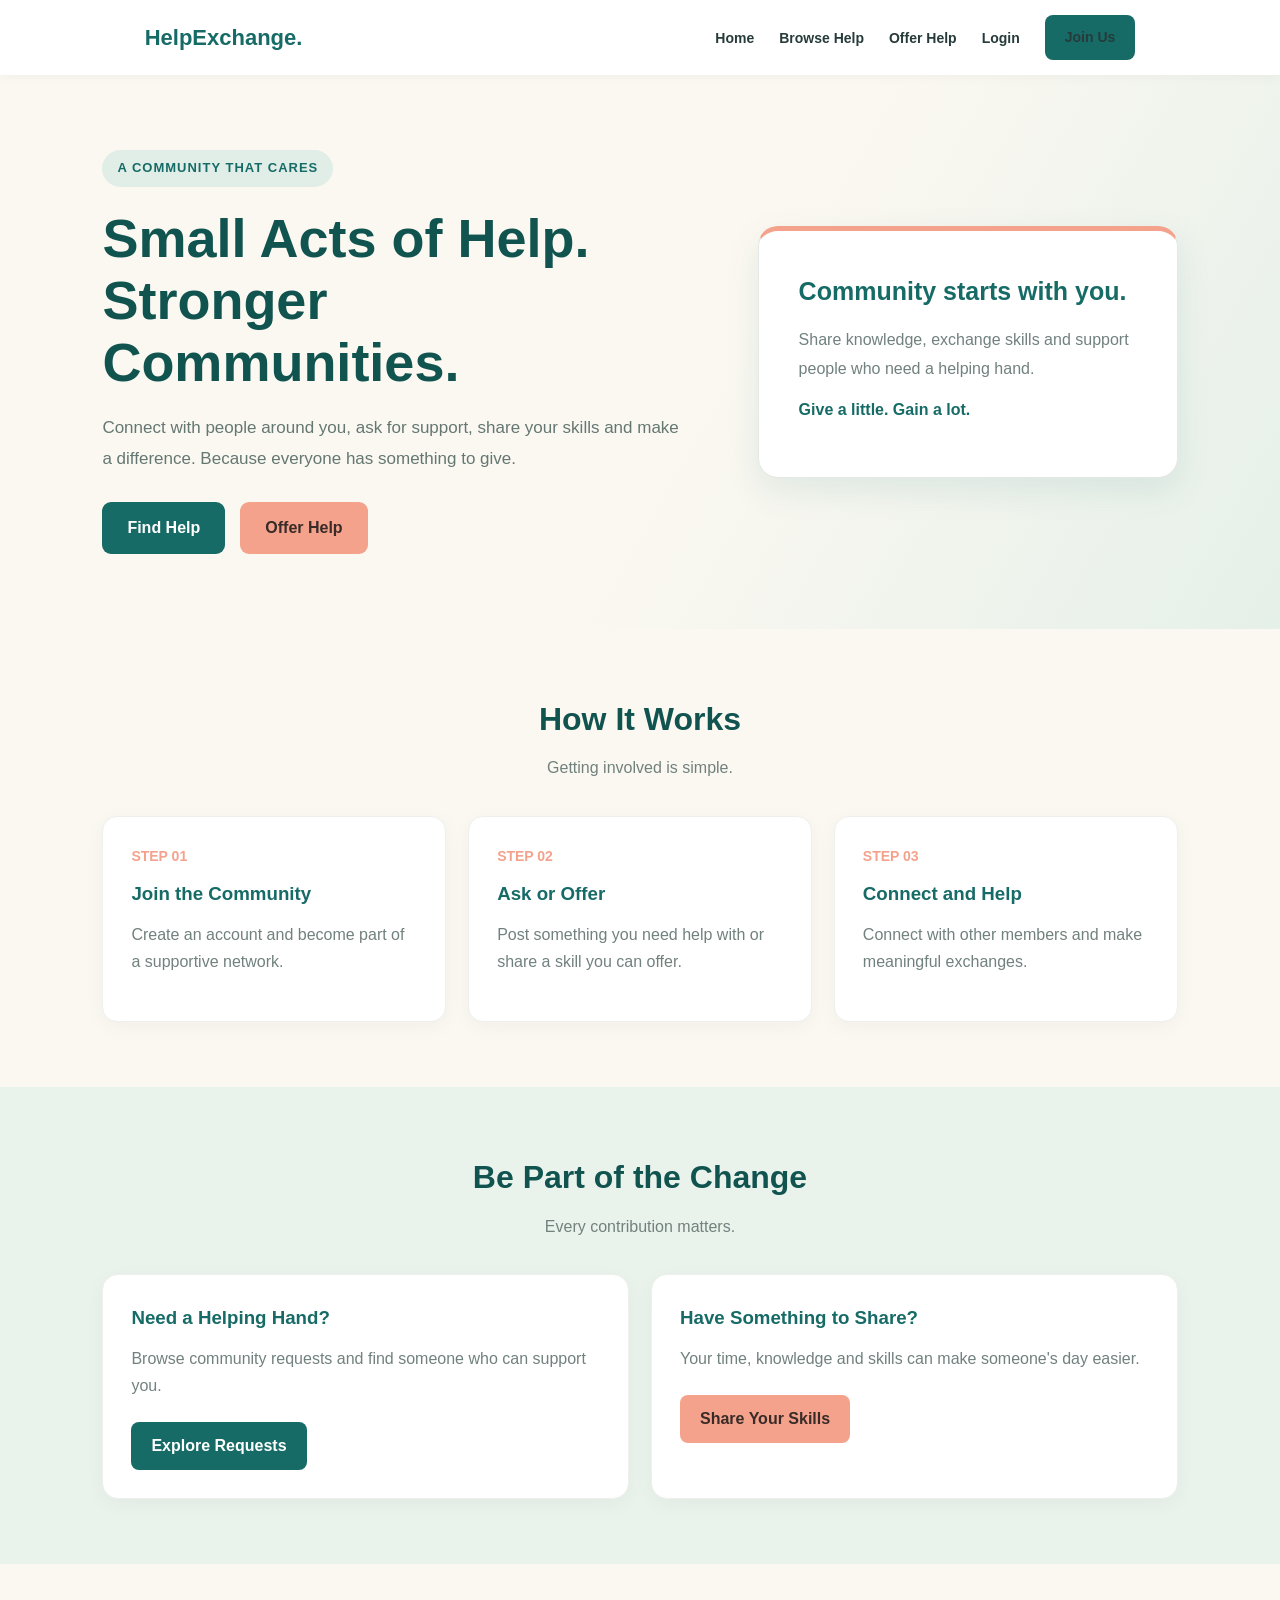
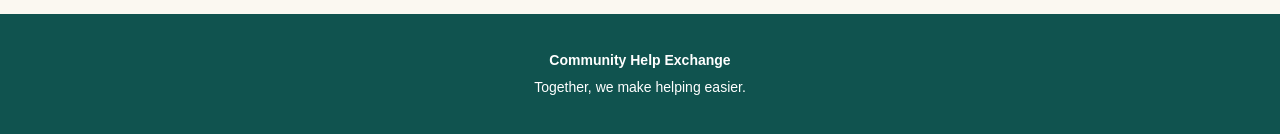
<file: index.html>
<!DOCTYPE html>
<html lang="en">
<head>
    <meta charset="UTF-8">
    <meta name="viewport" content="width=device-width, initial-scale=1.0">
    <title>Community Help Exchange</title>
    <link rel="stylesheet" href="css/style.css">

    <style>
        body {
            background: #fbf8f1;
        }

        .home-hero {
            min-height: 480px;
            display: flex;
            align-items: center;
            justify-content: space-between;
            gap: 45px;
            padding: 75px 8%;
            background: linear-gradient(120deg, #fbf8f1 55%, #e5f0e9 100%);
        }

        .hero-content {
            max-width: 580px;
        }

        .hero-tag {
            display: inline-block;
            padding: 8px 15px;
            border-radius: 30px;
            background: #e1eee8;
            color: #176b67;
            font-size: 13px;
            font-weight: 700;
            letter-spacing: 1px;
            margin-bottom: 20px;
        }

        .hero-content h1 {
            color: #10534f;
            font-size: clamp(36px, 5vw, 54px);
            line-height: 1.15;
            margin-bottom: 20px;
        }

        .hero-content p {
            color: #647773;
            font-size: 17px;
            line-height: 1.8;
            margin-bottom: 28px;
        }

        .hero-buttons {
            display: flex;
            flex-wrap: wrap;
            gap: 15px;
        }

        .hero-buttons .btn {
            padding: 13px 25px;
            border-radius: 9px;
        }

        .hero-visual {
            flex: 1;
            max-width: 420px;
        }

        .hero-visual .card {
            background: #ffffff;
            padding: 40px;
            border-radius: 20px;
            box-shadow: 0 12px 35px rgba(23, 107, 103, 0.1);
            border-top: 5px solid #f4a28c;
        }

        .hero-visual h3 {
            color: #176b67;
            font-size: 25px;
            margin-bottom: 15px;
        }

        .hero-visual p {
            color: #71817e;
            line-height: 1.8;
        }

        .hero-visual strong {
            color: #176b67;
        }

        .section {
            padding: 65px 8%;
        }

        .section-heading {
            text-align: center;
            margin-bottom: 35px;
        }

        .section-heading h2 {
            color: #10534f;
            font-size: 32px;
            margin-bottom: 10px;
        }

        .section-heading p {
            color: #71817e;
        }

        .home-card {
            background: #ffffff;
            padding: 28px;
            border-radius: 15px;
            box-shadow: 0 5px 20px rgba(0, 0, 0, 0.04);
            border: 1px solid #edf0eb;
        }

        .home-card h3 {
            color: #176b67;
            margin-bottom: 12px;
        }

        .home-card p {
            color: #71817e;
            line-height: 1.7;
            margin-bottom: 18px;
        }

        .step-number {
            color: #f4a28c;
            font-size: 14px;
            font-weight: 700;
            margin-bottom: 12px;
        }

        .action-section {
            background: #eaf2ec;
        }

        .action-card {
            border-radius: 16px;
        }

        .action-card .btn {
            display: inline-block;
            margin-top: 5px;
        }

        .footer {
            text-align: center;
            padding: 30px 15px;
        }

        .footer p {
            margin: 5px 0;
        }

        @media (max-width: 850px) {
            .home-hero {
                flex-direction: column;
                align-items: flex-start;
                padding: 55px 7%;
            }

            .hero-visual {
                width: 100%;
                max-width: 100%;
            }
        }

        @media (max-width: 600px) {
            .home-hero {
                padding: 45px 6%;
            }

            .hero-content h1 {
                font-size: 36px;
            }

            .hero-content p {
                font-size: 15px;
            }

            .section {
                padding: 45px 6%;
            }

            .section-heading h2 {
                font-size: 27px;
            }

            .hero-visual .card {
                padding: 28px;
            }

            .hero-buttons {
                flex-direction: column;
            }

            .hero-buttons .btn {
                text-align: center;
            }
        }
    </style>
</head>

<body>

    <!-- Navigation -->
    <nav class="navbar">
        <div class="container nav-container">
            <a href="index.html" class="logo">HelpExchange.</a>

            <ul class="nav-links">
                <li><a href="index.html">Home</a></li>
                <li><a href="browse.php">Browse Help</a></li>
                <li><a href="offer-help.html">Offer Help</a></li>
                <li><a href="login.html">Login</a></li>
                <li><a href="register.html" class="btn btn-primary">Join Us</a></li>
            </ul>
        </div>
    </nav>

    <!-- Hero Section -->
    <section class="home-hero">

        <div class="hero-content">

            <span class="hero-tag">A COMMUNITY THAT CARES</span>

            <h1>Small Acts of Help. Stronger Communities.</h1>

            <p>
                Connect with people around you, ask for support,
                share your skills and make a difference.
                Because everyone has something to give.
            </p>

            <div class="hero-buttons">
                <a href="browse.php" class="btn btn-primary">
                    Find Help
                </a>

                <a href="offer-help.html" class="btn btn-secondary">
                    Offer Help
                </a>
            </div>

        </div>

        <div class="hero-visual">

            <div class="card">
                <h3>Community starts with you.</h3>

                <p>
                    Share knowledge, exchange skills and support
                    people who need a helping hand.
                </p>

                <p>
                    <strong>Give a little. Gain a lot.</strong>
                </p>
            </div>

        </div>

    </section>

    <!-- How It Works -->
    <section class="section">

        <div class="section-heading">
            <h2>How It Works</h2>
            <p>Getting involved is simple.</p>
        </div>

        <div class="card-grid">

            <div class="home-card">
                <div class="step-number">STEP 01</div>
                <h3>Join the Community</h3>
                <p>
                    Create an account and become part of a
                    supportive network.
                </p>
            </div>

            <div class="home-card">
                <div class="step-number">STEP 02</div>
                <h3>Ask or Offer</h3>
                <p>
                    Post something you need help with or share
                    a skill you can offer.
                </p>
            </div>

            <div class="home-card">
                <div class="step-number">STEP 03</div>
                <h3>Connect and Help</h3>
                <p>
                    Connect with other members and make
                    meaningful exchanges.
                </p>
            </div>

        </div>

    </section>

    <!-- Community Actions -->
    <section class="section action-section">

        <div class="section-heading">
            <h2>Be Part of the Change</h2>
            <p>Every contribution matters.</p>
        </div>

        <div class="card-grid">

            <div class="home-card action-card">
                <h3>Need a Helping Hand?</h3>

                <p>
                    Browse community requests and find
                    someone who can support you.
                </p>

                <a href="browse.php" class="btn btn-primary">
                    Explore Requests
                </a>
            </div>

            <div class="home-card action-card">
                <h3>Have Something to Share?</h3>

                <p>
                    Your time, knowledge and skills can
                    make someone's day easier.
                </p>

                <a href="offer-help.html" class="btn btn-secondary">
                    Share Your Skills
                </a>
            </div>

        </div>

    </section>

    <!-- Footer -->
    <footer class="footer">
        <p><strong>Community Help Exchange</strong></p>
        <p>Together, we make helping easier.</p>
    </footer>

</body>
</html>
</file>
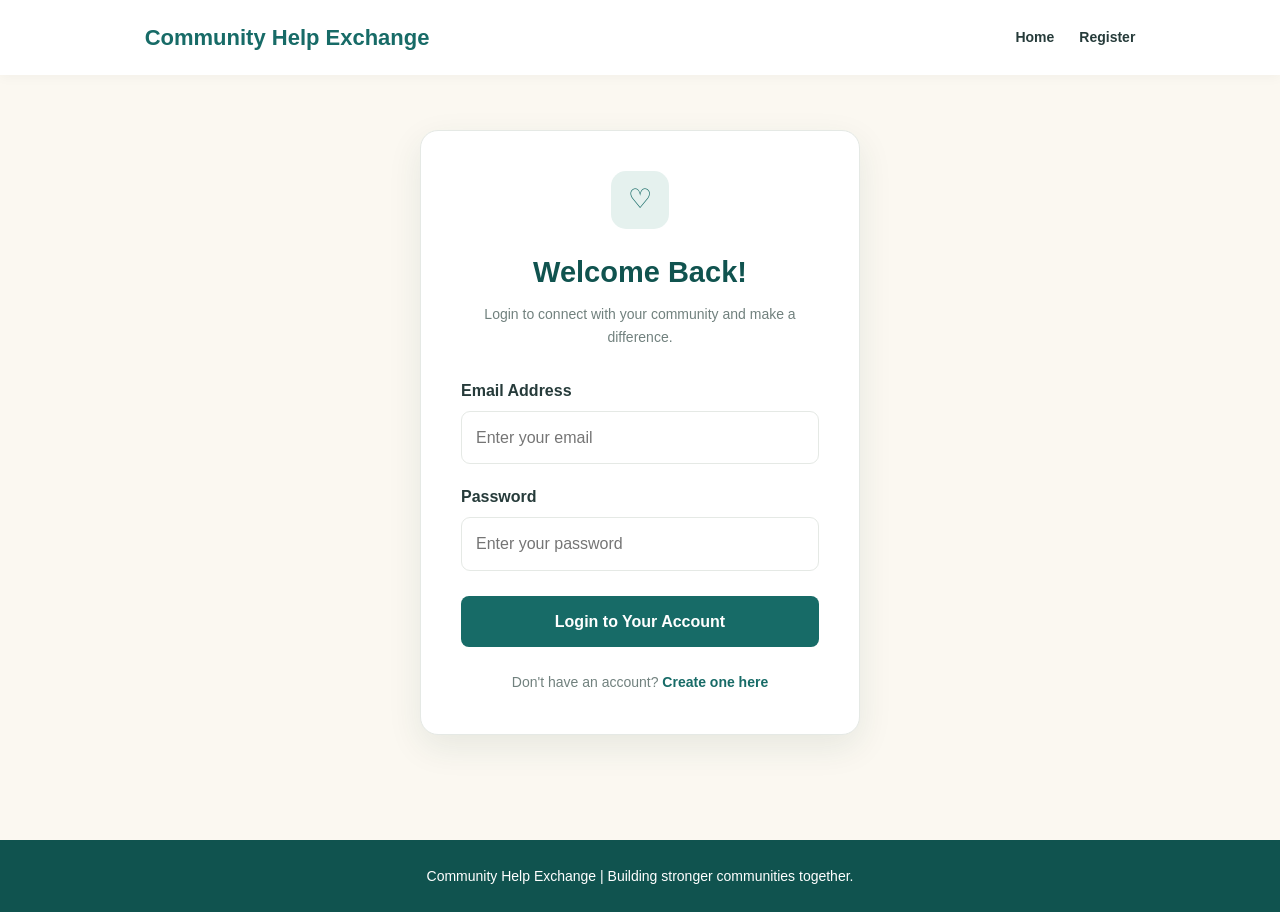
<file: login.html>
<!DOCTYPE html>
<html lang="en">
<head>
    <meta charset="UTF-8">
    <meta name="viewport" content="width=device-width, initial-scale=1.0">
    <title>Login | Community Help Exchange</title>
    <link rel="stylesheet" href="css/style.css">

    <style>
        body {
            display: flex;
            flex-direction: column;
        }

        .auth-wrapper {
            flex: 1;
            display: flex;
            justify-content: center;
            align-items: center;
            padding: 55px 20px;
        }

        .auth-card {
            width: 100%;
            max-width: 440px;
            background: white;
            padding: 40px;
            border-radius: 18px;
            box-shadow: 0 12px 35px rgba(25, 65, 60, 0.09);
            border: 1px solid var(--border);
        }

        .auth-icon {
            width: 58px;
            height: 58px;
            background: #e5f1ee;
            color: var(--primary);
            border-radius: 15px;
            display: flex;
            align-items: center;
            justify-content: center;
            font-size: 27px;
            margin: 0 auto 20px;
        }

        .auth-card h1 {
            text-align: center;
            color: var(--primary-dark);
            font-size: 29px;
            margin-bottom: 8px;
        }

        .auth-description {
            text-align: center;
            color: var(--muted);
            font-size: 14px;
            margin-bottom: 30px;
        }

        .auth-card .form-group {
            margin-bottom: 20px;
        }

        .auth-card input {
            width: 100%;
            padding: 13px 14px;
            border: 1px solid var(--border);
            border-radius: 9px;
        }

        .auth-card button {
            width: 100%;
            margin-top: 5px;
            padding: 13px;
        }

        .auth-switch {
            text-align: center;
            margin-top: 24px;
            font-size: 14px;
            color: var(--muted);
        }

        .auth-switch a {
            color: var(--primary);
            font-weight: bold;
        }

        #message {
            text-align: center;
            margin-top: 15px;
            font-size: 14px;
            overflow-wrap: anywhere;
        }

        @media (max-width: 480px) {
            .auth-card {
                padding: 28px 22px;
            }
        }
    </style>
</head>

<body>

<nav class="navbar">
    <div class="container nav-container">
        <a href="index.html" class="logo">Community Help Exchange</a>

        <div class="nav-links">
            <a href="index.html">Home</a>
            <a href="register.html">Register</a>
        </div>
    </div>
</nav>

<main class="auth-wrapper">

    <section class="auth-card">

        <div class="auth-icon">♡</div>

        <h1>Welcome Back!</h1>

        <p class="auth-description">
            Login to connect with your community and make a difference.
        </p>

        <form id="loginForm">

            <div class="form-group">
                <label for="email">Email Address</label>
                <input
                    type="email"
                    id="email"
                    name="email"
                    placeholder="Enter your email"
                    autocomplete="email"
                    required
                >
            </div>

            <div class="form-group">
                <label for="password">Password</label>
                <input
                    type="password"
                    id="password"
                    name="password"
                    placeholder="Enter your password"
                    autocomplete="current-password"
                    required
                >
            </div>

            <button type="submit" class="btn btn-primary" id="loginButton">
                Login to Your Account
            </button>

            <p id="message" role="status"></p>

        </form>

        <p class="auth-switch">
            Don't have an account?
            <a href="register.html">Create one here</a>
        </p>

    </section>

</main>

<footer class="footer">
    <p>Community Help Exchange | Building stronger communities together.</p>
</footer>

<script>
const loginForm = document.getElementById("loginForm");
const message = document.getElementById("message");
const loginButton = document.getElementById("loginButton");

loginForm.addEventListener("submit", async function(event) {

    event.preventDefault();

    message.textContent = "Logging in...";
    message.style.color = "var(--muted)";

    loginButton.disabled = true;
    loginButton.textContent = "Logging in...";

    const userData = {
        email: document.getElementById("email").value.trim(),
        password: document.getElementById("password").value
    };

    try {

        const response = await fetch("api/login.php", {
            method: "POST",
            headers: {
                "Content-Type": "application/json"
            },
            credentials: "same-origin",
            body: JSON.stringify(userData)
        });

        const responseText = await response.text();

        console.log("HTTP Status:", response.status);
        console.log("Server Response:", responseText);

        let result;

        try {
            result = JSON.parse(responseText);
        } catch (parseError) {
            throw new Error("Server returned an invalid response.");
        }

        if (!response.ok || !result.success) {
            message.textContent = result.message || "Login failed.";
            message.style.color = "var(--danger)";
            return;
        }

        message.textContent = "Login successful! Redirecting...";
        message.style.color = "var(--success)";

        window.location.href = "dashboard.php";

    } catch (error) {

        console.error("Login error:", error);

        message.textContent = "Error: " + error.message;
        message.style.color = "var(--danger)";

    } finally {

        loginButton.disabled = false;
        loginButton.textContent = "Login to Your Account";

    }

});
</script>

</body>
</html>
</file>
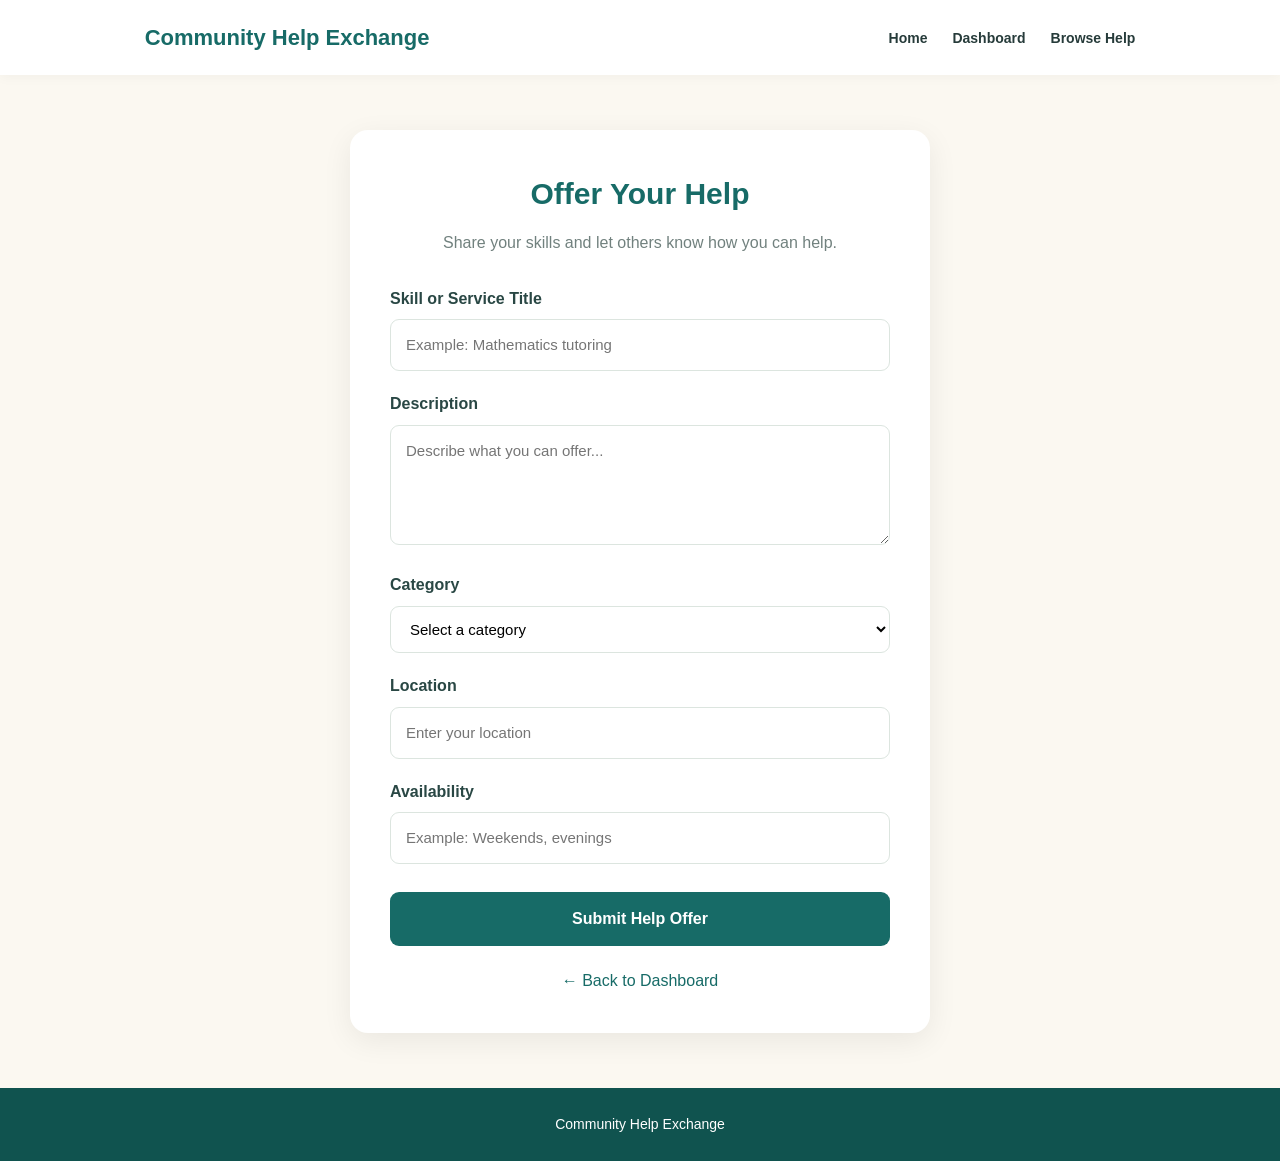
<file: offer-help.html>
<!DOCTYPE html>
<html lang="en">
<head>
    <meta charset="UTF-8">
    <meta name="viewport" content="width=device-width, initial-scale=1.0">
    <title>Offer Help | Community Help Exchange</title>
    <link rel="stylesheet" href="css/style.css">

    <style>
        body {
            background: #fbf8f1;
            min-height: 100vh;
        }

        .offer-wrapper {
            max-width: 620px;
            margin: 55px auto;
            padding: 0 20px;
        }

        .offer-card {
            background: #ffffff;
            padding: 40px;
            border-radius: 18px;
            box-shadow: 0 8px 30px rgba(0, 0, 0, 0.07);
        }

        .offer-card h2 {
            text-align: center;
            color: #176b67;
            font-size: 30px;
            margin-bottom: 12px;
        }

        .offer-subtitle {
            text-align: center;
            color: #71817e;
            margin-bottom: 30px;
            line-height: 1.6;
        }

        .offer-card .form-group {
            margin-bottom: 20px;
        }

        .offer-card label {
            display: block;
            margin-bottom: 8px;
            color: #294744;
            font-weight: 600;
        }

        .offer-card input,
        .offer-card textarea,
        .offer-card select {
            width: 100%;
            padding: 13px 15px;
            border: 1px solid #dce5df;
            border-radius: 9px;
            font-size: 15px;
            font-family: inherit;
            background: #fff;
            box-sizing: border-box;
            outline: none;
        }

        .offer-card textarea {
            min-height: 120px;
            resize: vertical;
        }

        .offer-card input:focus,
        .offer-card textarea:focus,
        .offer-card select:focus {
            border-color: #176b67;
            box-shadow: 0 0 0 3px rgba(23, 107, 103, 0.1);
        }

        .offer-card button {
            width: 100%;
            padding: 14px;
            margin-top: 8px;
            border: none;
            border-radius: 9px;
            background: #176b67;
            color: white;
            font-size: 16px;
            font-weight: 600;
            cursor: pointer;
        }

        .offer-card button:hover {
            background: #10534f;
        }

        .offer-card button:disabled {
            opacity: 0.7;
            cursor: not-allowed;
        }

        .back-link {
            display: block;
            text-align: center;
            margin-top: 22px;
            color: #176b67;
            text-decoration: none;
        }

        .back-link:hover {
            text-decoration: underline;
        }

        #message {
            margin-bottom: 15px;
        }

        @media (max-width: 600px) {
            .offer-card {
                padding: 25px 20px;
            }

            .offer-card h2 {
                font-size: 25px;
            }
        }
    </style>
</head>

<body>

    <nav class="navbar">
        <div class="container nav-container">
            <a href="index.html" class="logo">Community Help Exchange</a>

            <ul class="nav-links">
                <li><a href="index.html">Home</a></li>
                <li><a href="dashboard.php">Dashboard</a></li>
                <li><a href="browse.php">Browse Help</a></li>
            </ul>
        </div>
    </nav>

    <main class="offer-wrapper">
        <div class="offer-card">

            <h2>Offer Your Help</h2>

            <p class="offer-subtitle">
                Share your skills and let others know how you can help.
            </p>

            <div id="message"></div>

            <form id="offerForm">

                <div class="form-group">
                    <label for="title">Skill or Service Title</label>
                    <input
                        type="text"
                        id="title"
                        placeholder="Example: Mathematics tutoring"
                        required
                    >
                </div>

                <div class="form-group">
                    <label for="description">Description</label>
                    <textarea
                        id="description"
                        placeholder="Describe what you can offer..."
                        required
                    ></textarea>
                </div>

                <div class="form-group">
                    <label for="category">Category</label>
                    <select id="category" required>
                        <option value="">Select a category</option>
                        <option value="Education">Education</option>
                        <option value="Technology">Technology</option>
                        <option value="Household">Household</option>
                        <option value="Transportation">Transportation</option>
                        <option value="Health">Health</option>
                        <option value="Other">Other</option>
                    </select>
                </div>

                <div class="form-group">
                    <label for="location">Location</label>
                    <input
                        type="text"
                        id="location"
                        placeholder="Enter your location"
                    >
                </div>

                <div class="form-group">
                    <label for="availability">Availability</label>
                    <input
                        type="text"
                        id="availability"
                        placeholder="Example: Weekends, evenings"
                    >
                </div>

                <button type="submit" class="btn btn-primary" id="submitBtn">
                    Submit Help Offer
                </button>

            </form>

            <a href="dashboard.php" class="back-link">
                ← Back to Dashboard
            </a>

        </div>
    </main>

    <footer class="footer">
        <p>Community Help Exchange</p>
    </footer>

    <script>
        document.getElementById("offerForm").addEventListener("submit", async function(event) {

            event.preventDefault();

            const message = document.getElementById("message");
            const submitBtn = document.getElementById("submitBtn");

            const offerData = {
                title: document.getElementById("title").value.trim(),
                description: document.getElementById("description").value.trim(),
                category: document.getElementById("category").value,
                location: document.getElementById("location").value.trim(),
                availability: document.getElementById("availability").value.trim()
            };

            submitBtn.disabled = true;
            submitBtn.textContent = "Submitting...";

            try {

                const response = await fetch("api/add_offer.php", {
                    method: "POST",
                    headers: {
                        "Content-Type": "application/json"
                    },
                    credentials: "same-origin",
                    body: JSON.stringify(offerData)
                });

                const result = await response.json();

                if (result.success) {

                    message.className = "message message-success";
                    message.textContent = result.message + " Redirecting to dashboard...";

                    document.getElementById("offerForm").reset();

                    setTimeout(function() {
                        window.location.href = "dashboard.php";
                    }, 1200);

                } else {

                    message.className = "message message-error";
                    message.textContent = result.message;

                    submitBtn.disabled = false;
                    submitBtn.textContent = "Submit Help Offer";
                }

            } catch (error) {

                message.className = "message message-error";
                message.textContent = "Unable to connect to the server.";

                submitBtn.disabled = false;
                submitBtn.textContent = "Submit Help Offer";
            }

        });
    </script>

</body>
</html>
</file>
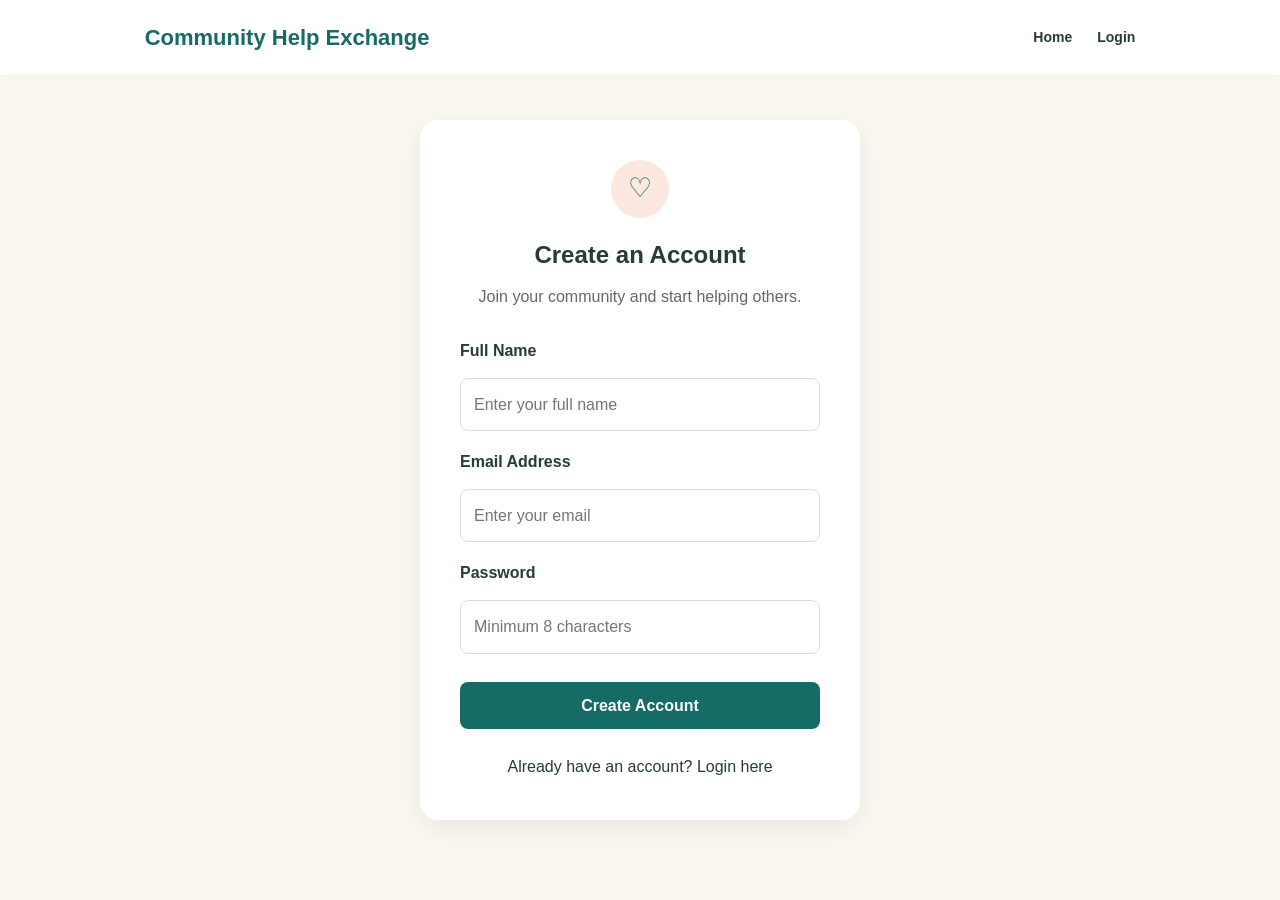
<file: register.html>
<!DOCTYPE html>
<html lang="en">
<head>
    <meta charset="UTF-8">
    <meta name="viewport" content="width=device-width, initial-scale=1.0">
    <title>Register | Community Help Exchange</title>
    <link rel="stylesheet" href="css/style.css">

    <style>
        .auth-wrapper {
            min-height: 85vh;
            display: flex;
            align-items: center;
            justify-content: center;
            padding: 45px 20px;
        }

        .auth-card {
            width: 100%;
            max-width: 440px;
            background: #ffffff;
            padding: 40px;
            border-radius: 18px;
            box-shadow: 0 8px 30px rgba(0, 0, 0, 0.08);
        }

        .auth-icon {
            width: 58px;
            height: 58px;
            margin: 0 auto 18px;
            border-radius: 50%;
            background: #fce8df;
            color: #176b67;
            display: flex;
            align-items: center;
            justify-content: center;
            font-size: 27px;
        }

        .auth-card h1 {
            text-align: center;
            margin-bottom: 10px;
        }

        .auth-description {
            text-align: center;
            margin-bottom: 28px;
            color: #666;
        }

        .auth-card .form-group {
            margin-bottom: 18px;
        }

        .auth-card input {
            width: 100%;
            box-sizing: border-box;
            padding: 13px;
            border: 1px solid #ddd;
            border-radius: 8px;
            margin-top: 7px;
        }

        .auth-card button {
            width: 100%;
            margin-top: 10px;
        }

        .auth-footer {
            text-align: center;
            margin-top: 25px;
        }

        #message {
            text-align: center;
            margin-top: 15px;
            overflow-wrap: anywhere;
        }

        @media (max-width: 480px) {
            .auth-card {
                padding: 28px 22px;
            }
        }
    </style>
</head>

<body>

    <nav class="navbar">
        <div class="container nav-container">
            <a href="index.html" class="logo">
                Community Help Exchange
            </a>

            <div class="nav-links">
                <a href="index.html">Home</a>
                <a href="login.html">Login</a>
            </div>
        </div>
    </nav>

    <main class="auth-wrapper">
        <section class="auth-card">

            <div class="auth-icon">♡</div>

            <h1>Create an Account</h1>

            <p class="auth-description">
                Join your community and start helping others.
            </p>

            <form id="registerForm">

                <div class="form-group">
                    <label for="name">Full Name</label>
                    <input
                        type="text"
                        id="name"
                        name="name"
                        placeholder="Enter your full name"
                        autocomplete="name"
                        required
                    >
                </div>

                <div class="form-group">
                    <label for="email">Email Address</label>
                    <input
                        type="email"
                        id="email"
                        name="email"
                        placeholder="Enter your email"
                        autocomplete="email"
                        required
                    >
                </div>

                <div class="form-group">
                    <label for="password">Password</label>
                    <input
                        type="password"
                        id="password"
                        name="password"
                        placeholder="Minimum 8 characters"
                        minlength="8"
                        autocomplete="new-password"
                        required
                    >
                </div>

                <button
                    type="submit"
                    class="btn btn-primary"
                    id="registerButton"
                >
                    Create Account
                </button>

                <p id="message"></p>

            </form>

            <p class="auth-footer">
                Already have an account?
                <a href="login.html">Login here</a>
            </p>

        </section>
    </main>

    <script>
        const registerForm = document.getElementById("registerForm");
        const message = document.getElementById("message");
        const registerButton = document.getElementById("registerButton");

        registerForm.addEventListener("submit", async function(event) {
            event.preventDefault();

            message.textContent = "Creating your account...";
            registerButton.disabled = true;
            registerButton.textContent = "Registering...";

            const userData = {
                name: document.getElementById("name").value.trim(),
                email: document.getElementById("email").value.trim(),
                password: document.getElementById("password").value
            };

            try {
                const response = await fetch("api/register.php", {
                    method: "POST",
                    headers: {
                        "Content-Type": "application/json"
                    },
                    body: JSON.stringify(userData)
                });

                const responseText = await response.text();

                console.log("HTTP Status:", response.status);
                console.log("Server Response:", responseText);

                let result;

                try {
                    result = JSON.parse(responseText);
                } catch (parseError) {
                    throw new Error(
                        "Server returned an invalid response. Check PHP errors."
                    );
                }

                if (!response.ok || !result.success) {
                    message.textContent =
                        result.message || "Registration failed.";
                    return;
                }

                message.textContent =
                    "Registration successful! Redirecting to login...";

                setTimeout(function() {
                    window.location.href = "login.html";
                }, 1000);

            } catch (error) {
                console.error("Registration error:", error);
                message.textContent = "Error: " + error.message;

            } finally {
                registerButton.disabled = false;
                registerButton.textContent = "Create Account";
            }
        });
    </script>

</body>
</html>
</file>
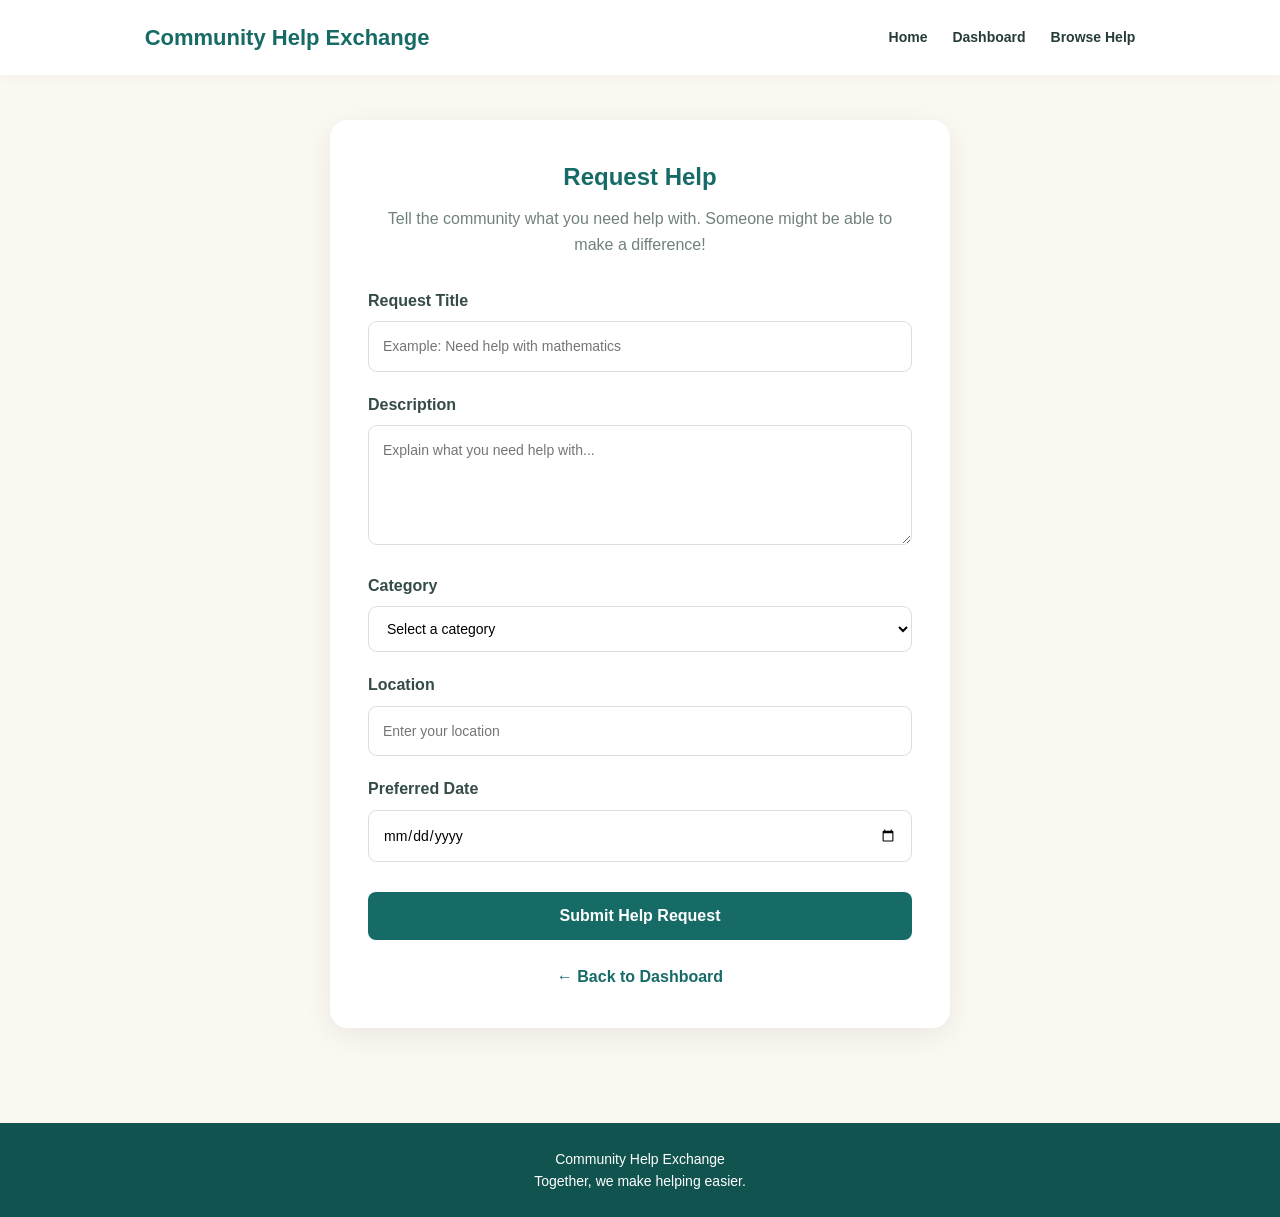
<file: request-help.html>
<!DOCTYPE html>
<html lang="en">
<head>
    <meta charset="UTF-8">
    <meta name="viewport" content="width=device-width, initial-scale=1.0">
    <title>Request Help | Community Help Exchange</title>
    <link rel="stylesheet" href="css/style.css">

    <style>
        body {
            background: #fbf8f1;
        }

        .request-wrapper {
            min-height: 85vh;
            display: flex;
            justify-content: center;
            align-items: center;
            padding: 45px 20px;
        }

        .request-card {
            width: 100%;
            max-width: 620px;
            background: white;
            padding: 38px;
            border-radius: 18px;
            box-shadow: 0 8px 30px rgba(0,0,0,0.07);
        }

        .request-heading {
            text-align: center;
            margin-bottom: 30px;
        }

        .request-heading h1 {
            color: #176b67;
            margin-bottom: 10px;
        }

        .request-heading p {
            color: #71817e;
        }

        .request-card .form-group {
            margin-bottom: 20px;
        }

        .request-card label {
            display: block;
            font-weight: 600;
            color: #344b48;
            margin-bottom: 8px;
        }

        .request-card input,
        .request-card textarea,
        .request-card select {
            width: 100%;
            box-sizing: border-box;
            padding: 13px 14px;
            border: 1px solid #deded8;
            border-radius: 9px;
            background: #fff;
            font-family: inherit;
            font-size: 14px;
            outline: none;
            transition: border-color 0.2s, box-shadow 0.2s;
        }

        .request-card input:focus,
        .request-card textarea:focus,
        .request-card select:focus {
            border-color: #176b67;
            box-shadow: 0 0 0 3px rgba(23,107,103,0.10);
        }

        .request-card textarea {
            min-height: 120px;
            resize: vertical;
        }

        .request-card button {
            width: 100%;
            margin-top: 10px;
        }

        .request-back {
            text-align: center;
            margin-top: 24px;
        }

        .request-back a {
            color: #176b67;
            text-decoration: none;
            font-weight: 600;
        }

        .request-back a:hover {
            text-decoration: underline;
        }

        #message {
            margin-bottom: 18px;
            text-align: center;
        }

        @media (max-width: 550px) {
            .request-card {
                padding: 26px 20px;
            }
        }
    </style>
</head>

<body>

    <nav class="navbar">
        <div class="container nav-container">
            <a href="index.html" class="logo">
                Community Help Exchange
            </a>

            <div class="nav-links">
                <a href="index.html">Home</a>
                <a href="dashboard.php">Dashboard</a>
                <a href="browse.php">Browse Help</a>
            </div>
        </div>
    </nav>

    <main class="request-wrapper">

        <section class="request-card">

            <div class="request-heading">
                <h1>Request Help</h1>
                <p>
                    Tell the community what you need help with.
                    Someone might be able to make a difference!
                </p>
            </div>

            <div id="message"></div>

            <form id="requestForm">

                <div class="form-group">
                    <label for="title">Request Title</label>
                    <input
                        type="text"
                        id="title"
                        placeholder="Example: Need help with mathematics"
                        required
                    >
                </div>

                <div class="form-group">
                    <label for="description">Description</label>
                    <textarea
                        id="description"
                        placeholder="Explain what you need help with..."
                        required
                    ></textarea>
                </div>

                <div class="form-group">
                    <label for="category">Category</label>
                    <select id="category" required>
                        <option value="">Select a category</option>
                        <option value="Education">Education</option>
                        <option value="Technology">Technology</option>
                        <option value="Household">Household</option>
                        <option value="Transportation">Transportation</option>
                        <option value="Health">Health</option>
                        <option value="Other">Other</option>
                    </select>
                </div>

                <div class="form-group">
                    <label for="location">Location</label>
                    <input
                        type="text"
                        id="location"
                        placeholder="Enter your location"
                    >
                </div>

                <div class="form-group">
                    <label for="preferred_date">Preferred Date</label>
                    <input
                        type="date"
                        id="preferred_date"
                    >
                </div>

                <button
                    type="submit"
                    class="btn btn-primary"
                    id="submitBtn"
                >
                    Submit Help Request
                </button>

            </form>

            <p class="request-back">
                <a href="dashboard.php">← Back to Dashboard</a>
            </p>

        </section>

    </main>

    <footer class="footer">
        <p>Community Help Exchange</p>
        <p>Together, we make helping easier.</p>
    </footer>

    <script>
        document.getElementById("requestForm").addEventListener("submit", async function(event) {

            event.preventDefault();

            const message = document.getElementById("message");
            const submitBtn = document.getElementById("submitBtn");

            const requestData = {
                title: document.getElementById("title").value.trim(),
                description: document.getElementById("description").value.trim(),
                category: document.getElementById("category").value,
                location: document.getElementById("location").value.trim(),
                preferred_date: document.getElementById("preferred_date").value
            };

            submitBtn.disabled = true;
            submitBtn.textContent = "Submitting...";

            try {

                const response = await fetch("api/add_request.php", {
                    method: "POST",
                    headers: {
                        "Content-Type": "application/json"
                    },
                    credentials: "same-origin",
                    body: JSON.stringify(requestData)
                });

                const result = await response.json();

                if (result.success) {

                    message.className = "message message-success";
                    message.textContent =
                        result.message + " Redirecting to dashboard...";

                    document.getElementById("requestForm").reset();

                    setTimeout(function() {
                        window.location.href = "dashboard.php";
                    }, 1200);

                } else {

                    message.className = "message message-error";
                    message.textContent =
                        result.message || "Unable to submit your request.";

                    submitBtn.disabled = false;
                    submitBtn.textContent = "Submit Help Request";
                }

            } catch (error) {

                console.error("Request submission error:", error);

                message.className = "message message-error";
                message.textContent =
                    "Unable to connect to the server. Please try again.";

                submitBtn.disabled = false;
                submitBtn.textContent = "Submit Help Request";
            }

        });
    </script>

</body>
</html>
</file>
<file: css/style.css>
/* =========================================
   COMMUNITY HELP EXCHANGE
   Complete Shared Website Styles
========================================= */

:root {
    --primary: #176b67;
    --primary-dark: #10534f;
    --secondary: #f4a28c;
    --background: #fbf8f1;
    --white: #ffffff;
    --text: #263b3a;
    --muted: #71817e;
    --border: #e5e9e5;
    --success: #27845b;
    --danger: #c64f4f;
    --shadow: 0 8px 25px rgba(25, 65, 60, 0.08);
    --radius: 14px;
}

* {
    margin: 0;
    padding: 0;
    box-sizing: border-box;
}

html {
    scroll-behavior: smooth;
}

body {
    font-family: Arial, sans-serif;
    background: var(--background);
    color: var(--text);
    line-height: 1.6;
    min-height: 100vh;
}

a {
    text-decoration: none;
    color: inherit;
}

button,
input,
textarea,
select {
    font: inherit;
}

button {
    cursor: pointer;
}

/* =========================================
   CONTAINERS
========================================= */

.container {
    width: min(1200px, 90%);
    margin-left: auto;
    margin-right: auto;
}

main.container {
    padding-top: 45px;
    padding-bottom: 45px;
}

/* =========================================
   NAVIGATION
========================================= */

.navbar {
    width: 100%;
    min-height: 75px;
    background: var(--white);
    display: flex;
    align-items: center;
    justify-content: space-between;
    padding: 15px 7%;
    box-shadow: 0 2px 12px rgba(0, 0, 0, 0.04);
    position: relative;
    z-index: 10;
}

.nav-container {
    display: flex;
    align-items: center;
    justify-content: space-between;
    gap: 25px;
}

.logo {
    color: var(--primary);
    font-size: 22px;
    font-weight: bold;
    white-space: nowrap;
}

.nav-links {
    display: flex;
    align-items: center;
    gap: 25px;
    list-style: none;
    flex-wrap: wrap;
}

.nav-links a {
    font-size: 14px;
    font-weight: 600;
    color: var(--text);
    transition: 0.2s;
}

.nav-links a:hover {
    color: var(--primary);
}

/* =========================================
   BUTTONS
========================================= */

.btn {
    display: inline-block;
    border: none;
    border-radius: 8px;
    padding: 11px 20px;
    font-weight: bold;
    text-align: center;
    transition: 0.2s ease;
    cursor: pointer;
}

.btn:hover {
    transform: translateY(-2px);
}

.btn:disabled {
    opacity: 0.6;
    cursor: not-allowed;
    transform: none;
}

.btn-primary {
    background: var(--primary);
    color: var(--white);
}

.btn-primary:hover {
    background: var(--primary-dark);
}

.btn-secondary {
    background: var(--secondary);
    color: #382b28;
}

.btn-secondary:hover {
    background: #ee927a;
}

.btn-outline {
    background: transparent;
    color: var(--primary);
    border: 1px solid var(--primary);
}

/* =========================================
   HERO SECTION
========================================= */

.hero {
    padding: 85px 7%;
    display: flex;
    align-items: center;
    justify-content: space-between;
    gap: 45px;
}

.hero-content {
    max-width: 650px;
}

.hero h1 {
    font-size: clamp(36px, 5vw, 58px);
    line-height: 1.15;
    margin-bottom: 22px;
    color: var(--primary-dark);
}

.hero p {
    color: var(--muted);
    font-size: 18px;
    margin-bottom: 28px;
}

.hero-buttons {
    display: flex;
    flex-wrap: wrap;
    gap: 14px;
}

/* =========================================
   GENERAL SECTIONS
========================================= */

.section {
    padding: 60px 7%;
}

.section-heading {
    text-align: center;
    margin-bottom: 35px;
}

.section-heading h2 {
    color: var(--primary-dark);
    font-size: 30px;
    margin-bottom: 8px;
}

.section-heading p {
    color: var(--muted);
}

.page-header {
    margin-bottom: 30px;
}

.page-header h1 {
    color: var(--primary-dark);
    font-size: clamp(28px, 4vw, 38px);
    margin-bottom: 8px;
}

.page-header p {
    color: var(--muted);
}

/* =========================================
   CARDS AND GRIDS
========================================= */

.card-grid,
.cards-grid {
    display: grid;
    grid-template-columns: repeat(auto-fit, minmax(260px, 1fr));
    gap: 22px;
    align-items: stretch;
}

.card {
    background: var(--white);
    padding: 25px;
    border-radius: var(--radius);
    box-shadow: var(--shadow);
    border: 1px solid var(--border);
    min-width: 0;
}

.card h3 {
    color: var(--primary);
    margin-bottom: 10px;
}

.card p {
    color: var(--muted);
    margin-bottom: 12px;
}

/* Browse listings */

.listing-card {
    padding: 24px;
    transition: transform 0.2s, box-shadow 0.2s;
    overflow-wrap: anywhere;
}

.listing-card:hover {
    transform: translateY(-4px);
    box-shadow: 0 12px 30px rgba(25, 65, 60, 0.12);
}

.listing-card h3 {
    font-size: 19px;
    margin: 12px 0;
}

.listing-card p {
    font-size: 14px;
    margin-bottom: 9px;
}

#requestsSection,
#offersSection {
    margin-top: 35px;
}

#requestsSection h2,
#offersSection h2 {
    color: var(--primary-dark);
    font-size: 23px;
    margin-bottom: 20px;
}

/* =========================================
   FORMS
========================================= */

.form-container {
    width: min(100% - 32px, 520px);
    margin: 55px auto;
    padding: 35px;
    background: var(--white);
    border-radius: 16px;
    box-shadow: var(--shadow);
    border: 1px solid var(--border);
}

.form-container h2 {
    text-align: center;
    color: var(--primary-dark);
    margin-bottom: 12px;
}

.form-group {
    margin-bottom: 18px;
}

.form-group label {
    display: block;
    font-weight: bold;
    margin-bottom: 7px;
}

.form-group input,
.form-group textarea,
.form-group select,
input,
textarea,
select {
    max-width: 100%;
}

.form-group input,
.form-group textarea,
.form-group select {
    width: 100%;
    padding: 12px 14px;
    border: 1px solid var(--border);
    border-radius: 8px;
    background: var(--white);
    outline: none;
}

.form-group input:focus,
.form-group textarea:focus,
.form-group select:focus,
input:focus,
textarea:focus,
select:focus {
    border-color: var(--primary);
    box-shadow: 0 0 0 3px rgba(23, 107, 103, 0.08);
}

.form-group textarea {
    min-height: 110px;
    resize: vertical;
}

.form-container .btn {
    width: 100%;
}

/* Offer and request response forms */

.response-form {
    margin-top: 18px;
    display: grid;
    gap: 12px;
}

.response-form textarea {
    width: 100%;
    min-height: 85px;
    padding: 12px;
    border: 1px solid var(--border);
    border-radius: 8px;
    resize: vertical;
}

/* =========================================
   SEARCH AND FILTERS
========================================= */

.search-bar,
.browse-controls {
    display: flex;
    gap: 12px;
    flex-wrap: wrap;
    margin-bottom: 20px;
}

.search-bar input,
.search-bar select,
.browse-controls input,
.browse-controls select {
    flex: 1;
    min-width: 200px;
    padding: 13px 15px;
    border: 1px solid var(--border);
    border-radius: 9px;
    background: var(--white);
    color: var(--text);
    outline: none;
}

.filter-buttons {
    display: flex;
    flex-wrap: wrap;
    gap: 10px;
    margin-bottom: 25px;
}

.filter-btn {
    background: #e9eeeb;
    color: var(--text);
}

.filter-btn.active {
    background: var(--primary);
    color: var(--white);
}

#clearFilters {
    background: #f1e7e1;
    color: var(--text);
}

.no-results {
    text-align: center;
    color: var(--muted);
    padding: 30px;
}

/* =========================================
   STATUS LABELS
========================================= */

.status {
    display: inline-block;
    padding: 5px 12px;
    border-radius: 20px;
    font-size: 12px;
    font-weight: bold;
}

.status-open {
    background: #e2f4e9;
    color: var(--success);
}

.status-in-progress,
.status-progress {
    background: #fff0d5;
    color: #94651a;
}

.status-completed {
    background: #e9e9e9;
    color: #555;
}

/* =========================================
   DASHBOARD
========================================= */

.dashboard-stats {
    display: grid;
    grid-template-columns: repeat(auto-fit, minmax(170px, 1fr));
    gap: 20px;
    margin-bottom: 35px;
}

.stat-card {
    background: var(--white);
    padding: 24px;
    border-radius: 12px;
    box-shadow: var(--shadow);
    border: 1px solid var(--border);
    text-align: center;
}

.stat-card h3 {
    font-size: 30px;
    color: var(--primary);
}

.stat-card p {
    color: var(--muted);
}

.dashboard-section {
    margin-bottom: 40px;
}

.dashboard-section h2 {
    color: var(--primary-dark);
    margin-bottom: 20px;
}

/* =========================================
   MESSAGES
========================================= */

.message {
    padding: 12px 16px;
    border-radius: 8px;
    margin-bottom: 15px;
}

.message-success {
    background: #e2f4e9;
    color: var(--success);
}

.message-error {
    background: #fde8e8;
    color: var(--danger);
}

/* =========================================
   FOOTER
========================================= */

.footer {
    background: var(--primary-dark);
    color: var(--white);
    text-align: center;
    padding: 25px;
    margin-top: 50px;
    font-size: 14px;
}

/* =========================================
   RESPONSIVE DESIGN
========================================= */

@media (max-width: 768px) {

    .navbar {
        padding: 16px 5%;
    }

    .nav-container {
        flex-direction: column;
        gap: 14px;
    }

    .nav-links {
        justify-content: center;
        gap: 15px;
    }

    .hero {
        flex-direction: column;
        text-align: center;
        padding: 55px 6%;
    }

    .hero-buttons {
        justify-content: center;
    }

    .section {
        padding: 45px 6%;
    }

    .form-container {
        padding: 25px;
    }

    .cards-grid,
    .card-grid {
        grid-template-columns: 1fr;
    }

    .browse-controls {
        flex-direction: column;
    }

    .browse-controls input,
    .browse-controls select {
        width: 100%;
    }
}

@media (max-width: 480px) {

    .logo {
        font-size: 20px;
    }

    .nav-links {
        gap: 10px;
    }

    .nav-links a {
        font-size: 13px;
    }

    .btn {
        padding: 10px 16px;
    }

    .page-header h1 {
        font-size: 28px;
    }

    .filter-buttons {
        gap: 8px;
    }

    .filter-buttons .btn {
        font-size: 13px;
    }
}
</file>
